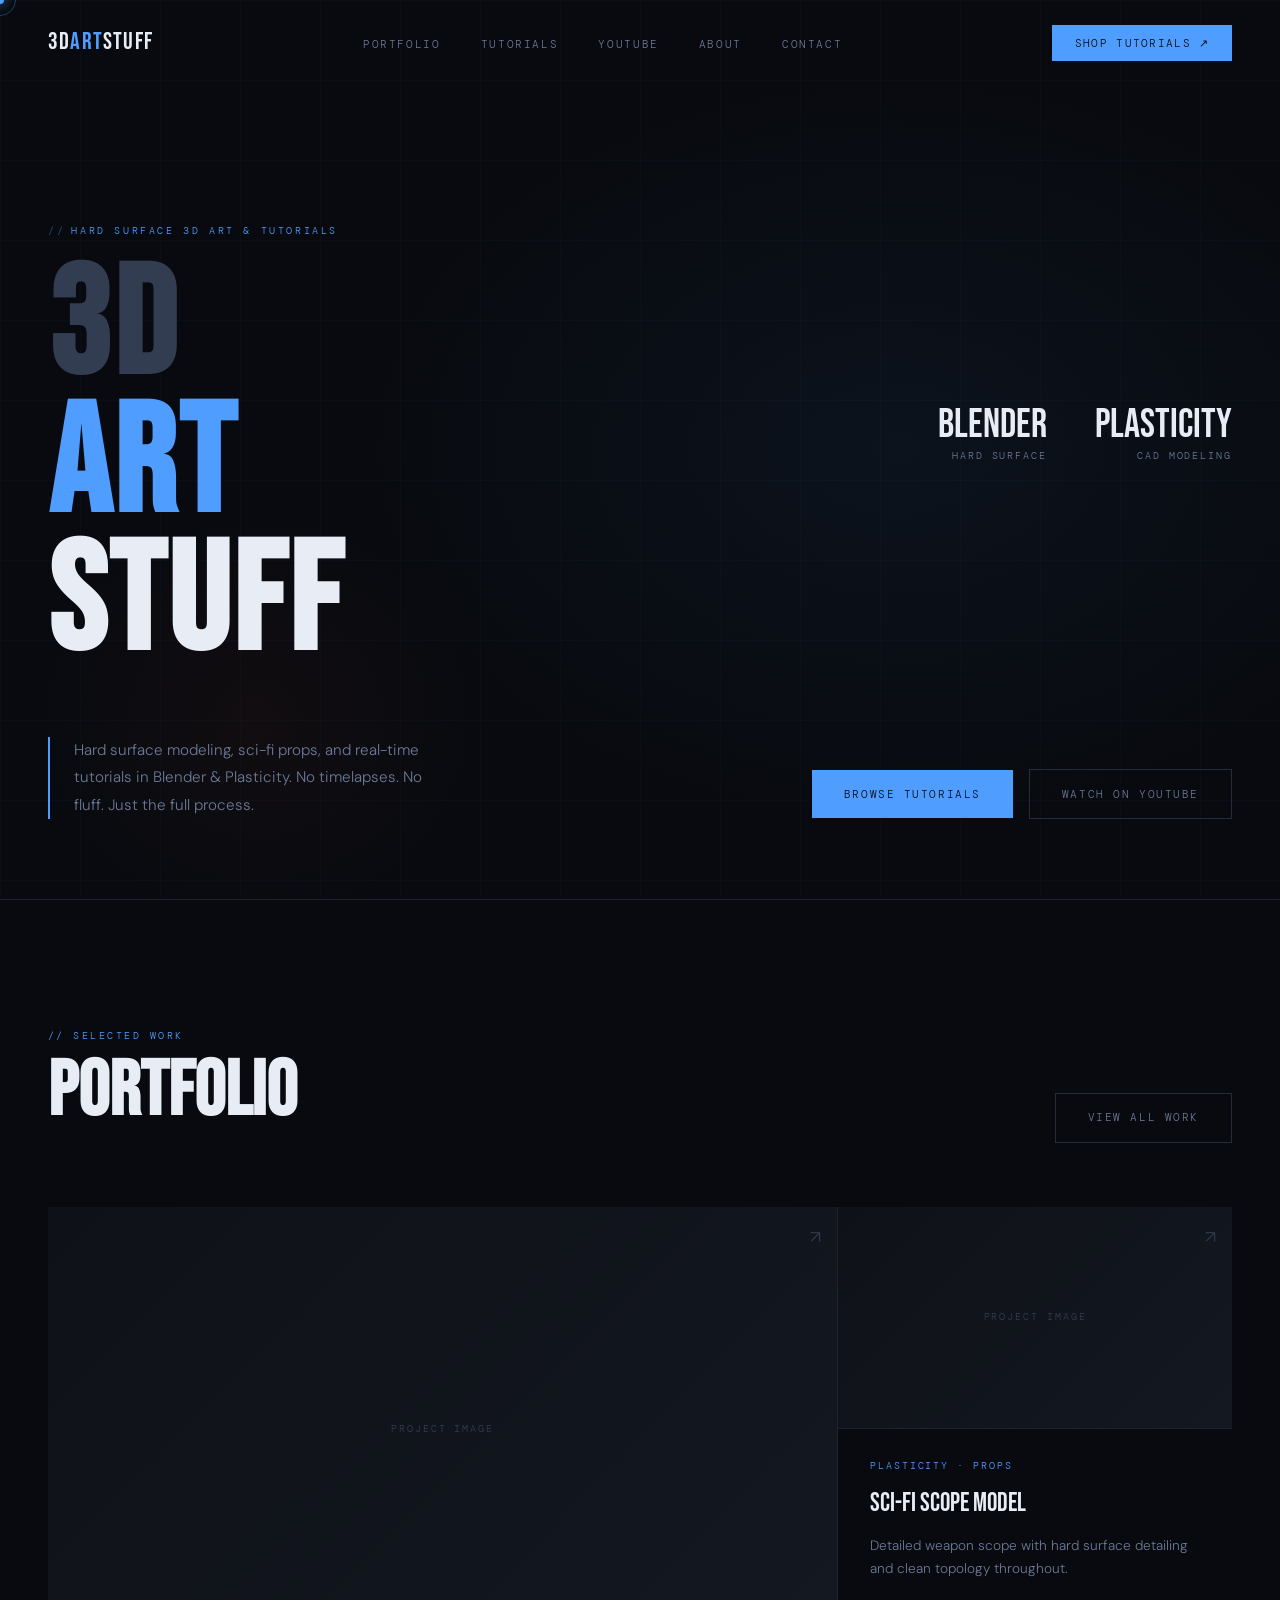
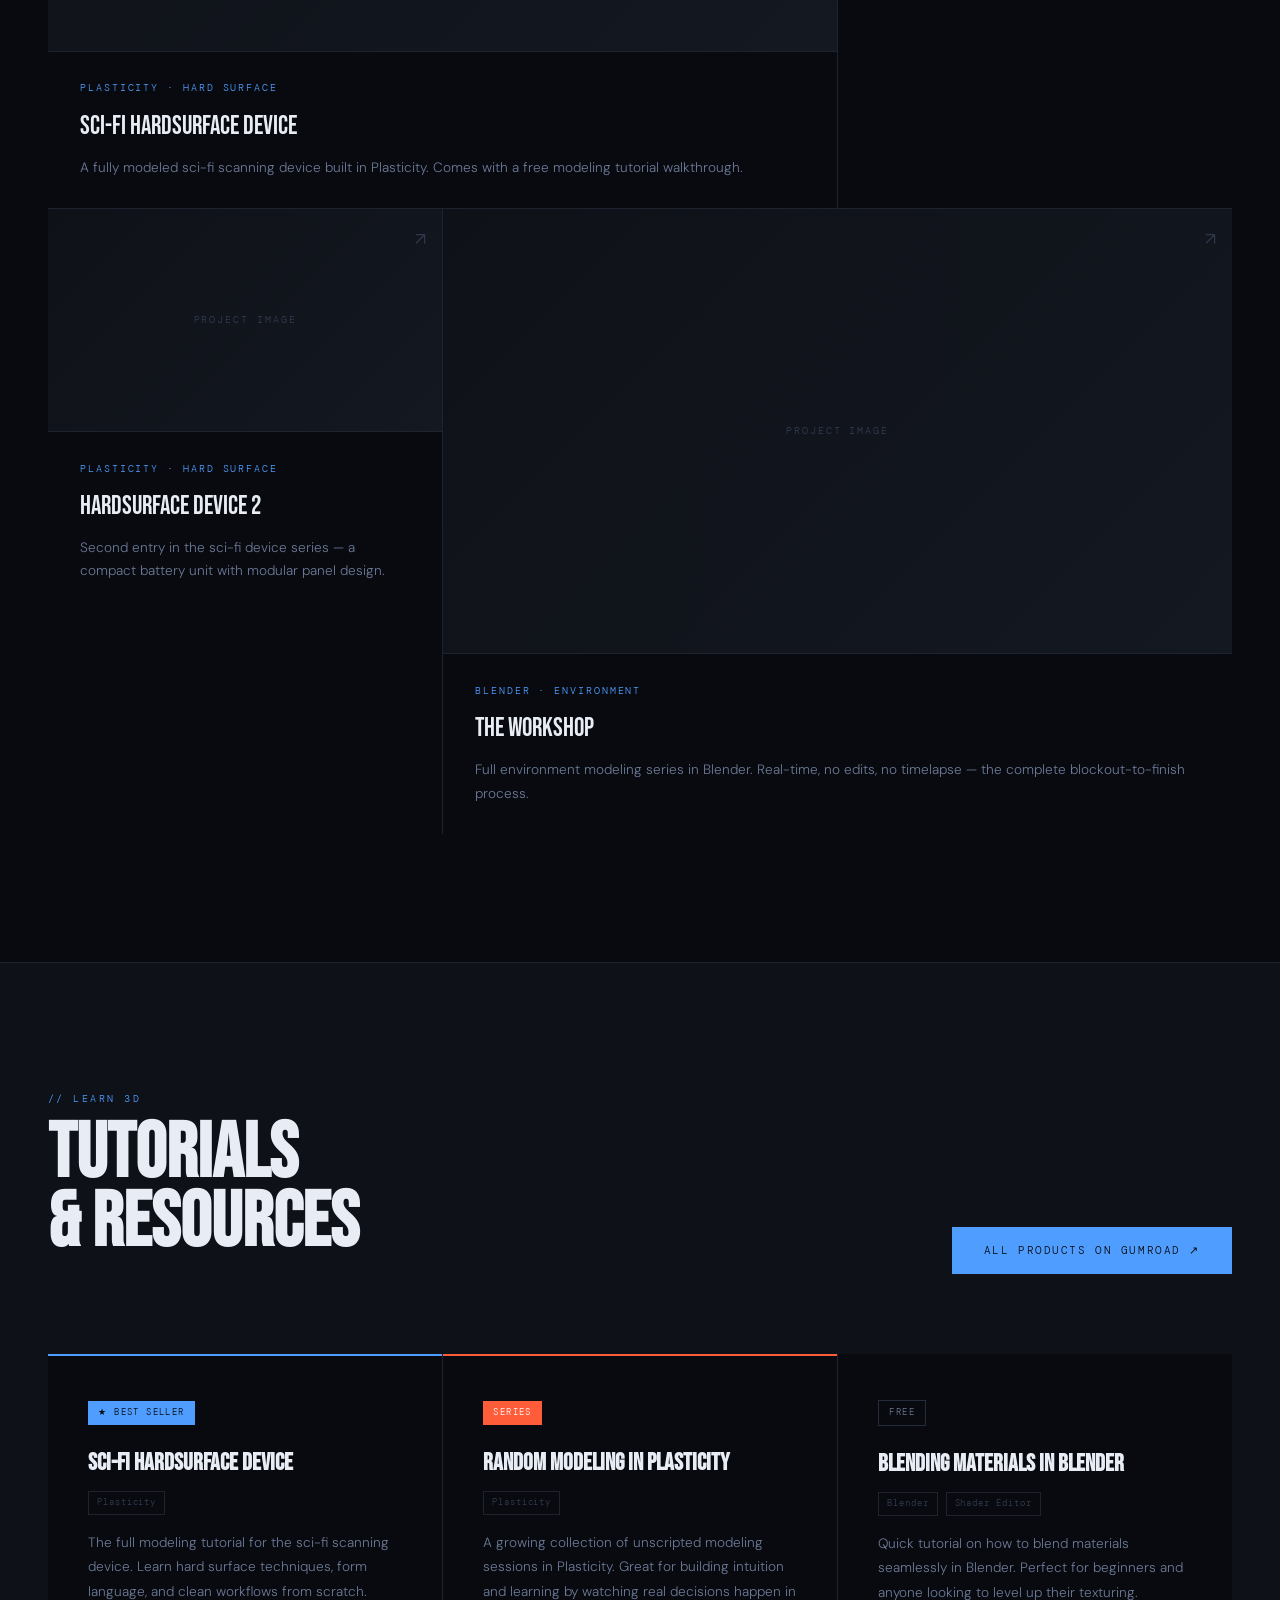
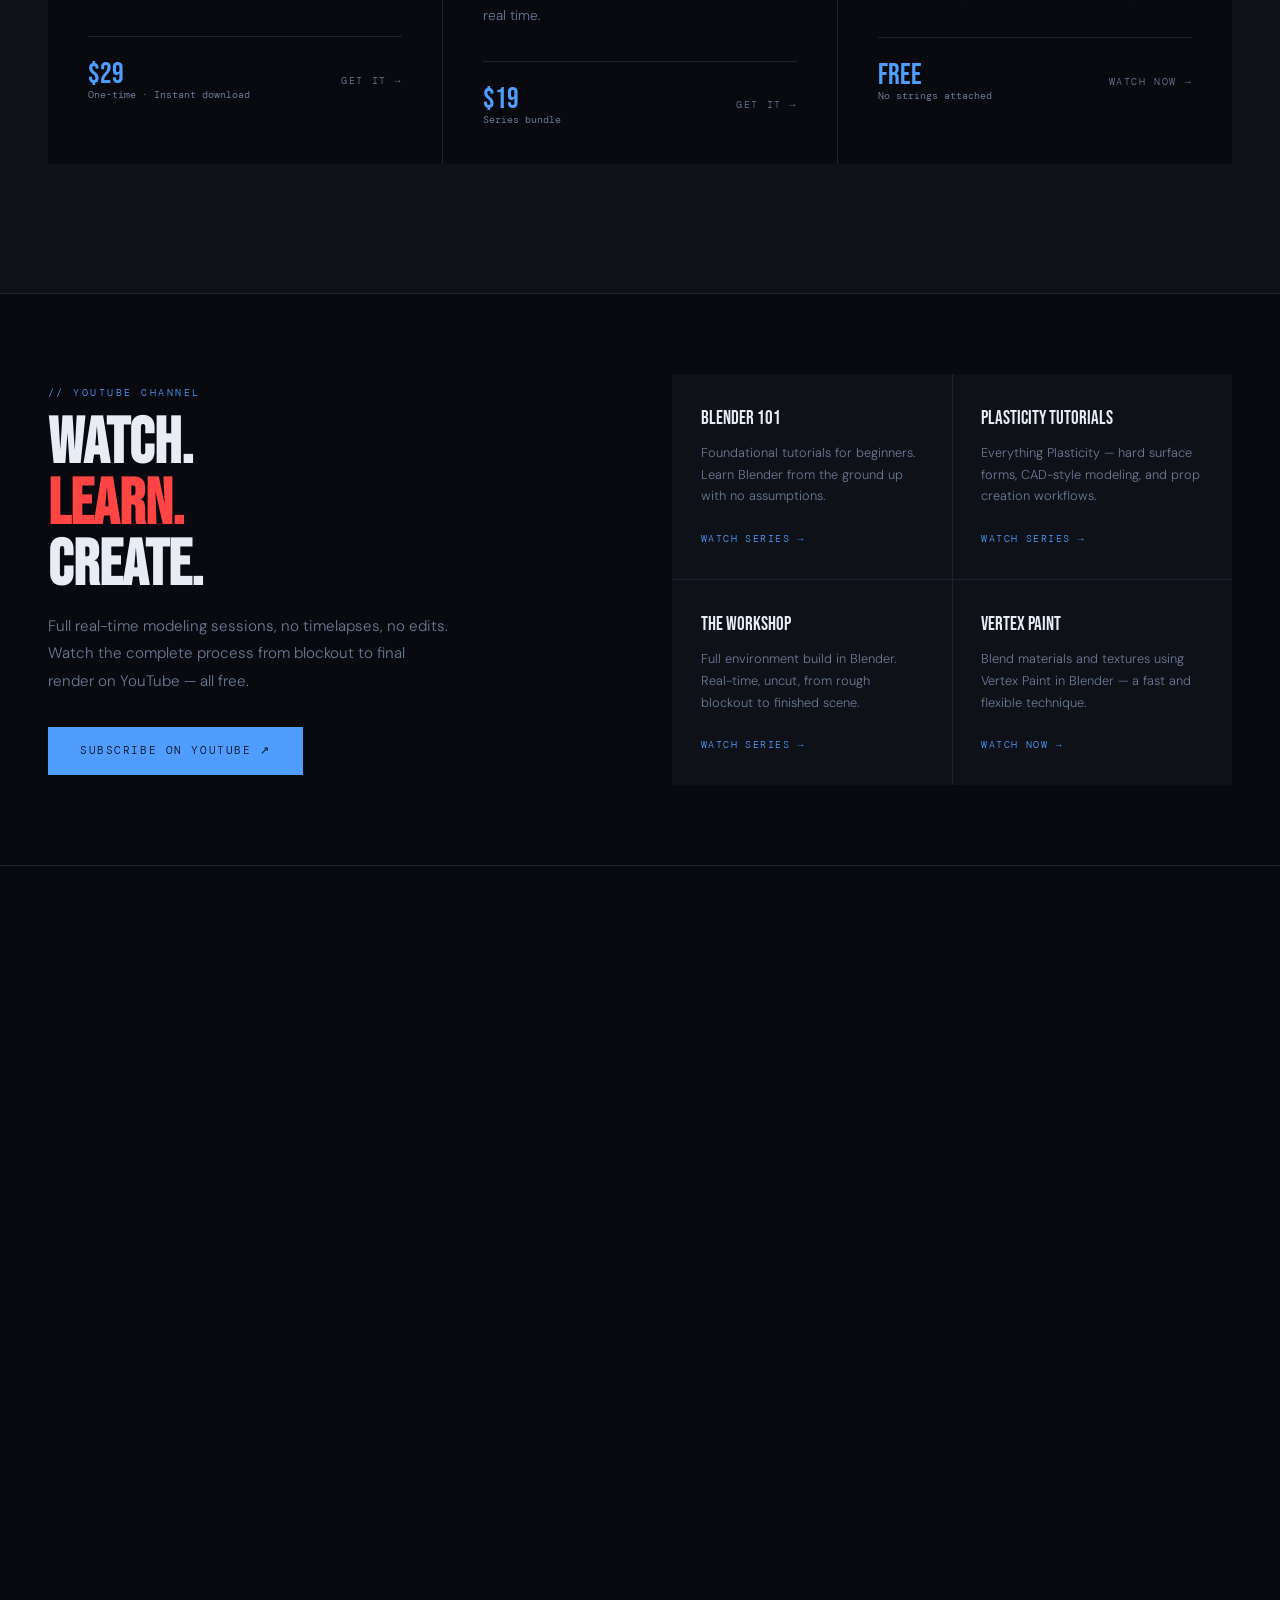
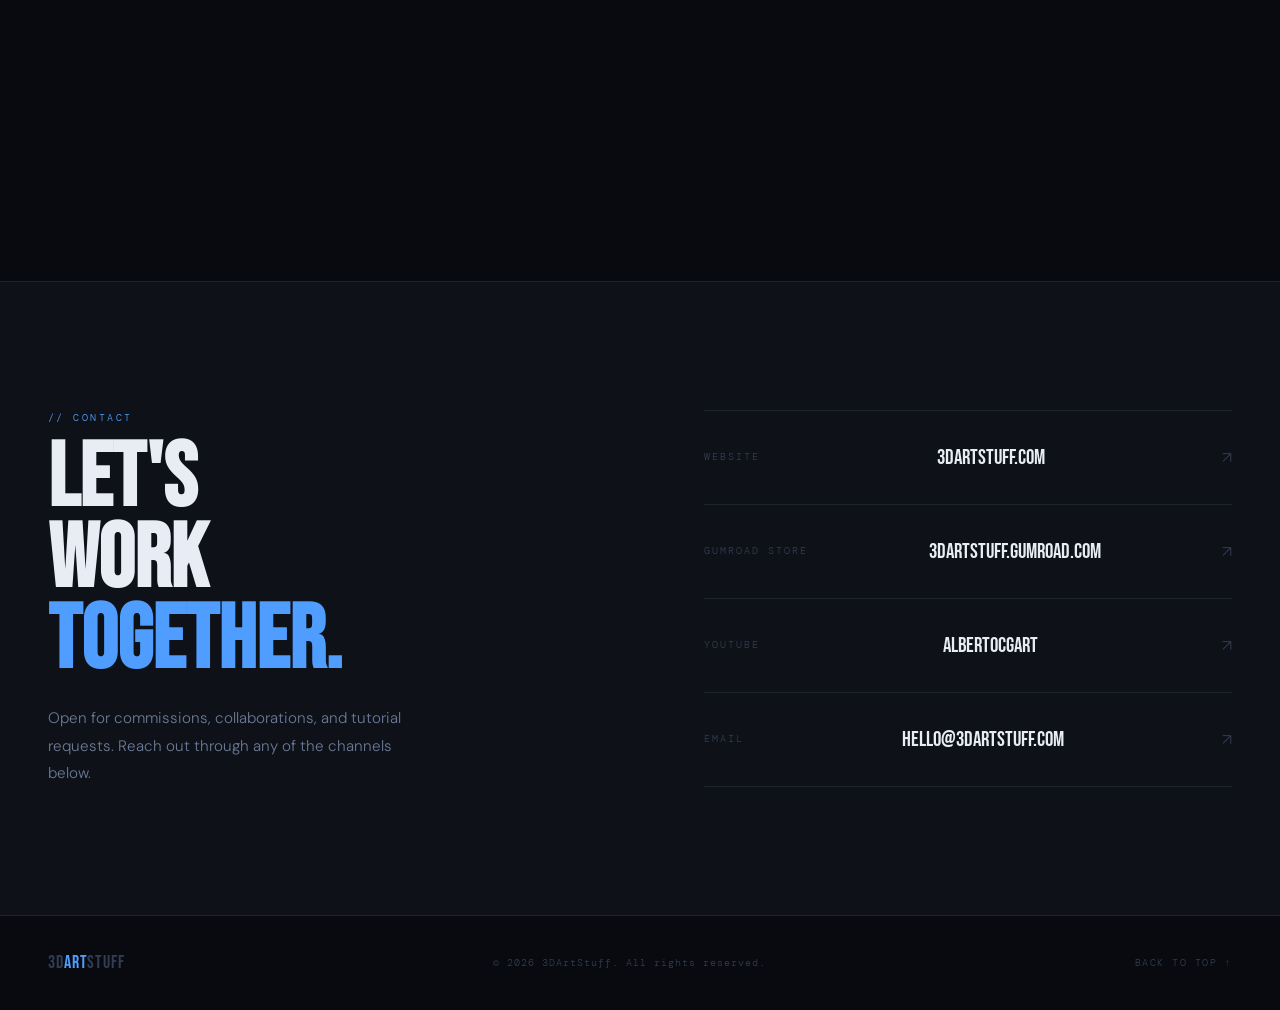
<file: 3dartstuff-template.html>
<!DOCTYPE html>
<html lang="en">
<head>
  <meta charset="UTF-8" />
  <meta name="viewport" content="width=device-width, initial-scale=1.0"/>
  <title>3DArtStuff — Hard Surface 3D Art & Tutorials</title>
  <meta name="description" content="Hard surface 3D modeling tutorials in Blender and Plasticity. Portfolio, free tutorials, and premium resources by Alberto.">
  <link rel="preconnect" href="https://fonts.googleapis.com">
  <link href="https://fonts.googleapis.com/css2?family=Bebas+Neue&family=DM+Mono:wght@300;400;500&family=DM+Sans:ital,wght@0,300;0,400;0,500;1,300&display=swap" rel="stylesheet">
  <style>
    *, *::before, *::after { box-sizing: border-box; margin: 0; padding: 0; }

    :root {
      --bg: #080a0f;
      --surface: #0e1118;
      --surface2: #141820;
      --border: #1e2330;
      --border2: #252d3d;
      --accent: #4f9eff;
      --accent2: #2a7de0;
      --accent-glow: rgba(79,158,255,0.15);
      --hot: #ff5c3a;
      --text: #e8edf5;
      --text-muted: #6b7a96;
      --text-dim: #323d52;
      --font-display: 'Bebas Neue', 'Arial Black', sans-serif;
      --font-mono: 'DM Mono', monospace;
      --font-body: 'DM Sans', sans-serif;
    }

    html { scroll-behavior: smooth; }

    body {
      background: var(--bg);
      color: var(--text);
      font-family: var(--font-body);
      font-weight: 300;
      line-height: 1.7;
      overflow-x: hidden;
      cursor: none;
    }

    /* Cursor */
    .cursor {
      width: 8px; height: 8px;
      background: var(--accent);
      border-radius: 50%;
      position: fixed; pointer-events: none;
      z-index: 9999;
      transform: translate(-50%, -50%);
      transition: width 0.2s, height 0.2s;
      box-shadow: 0 0 12px var(--accent);
    }
    .cursor-ring {
      width: 32px; height: 32px;
      border: 1px solid rgba(79,158,255,0.35);
      border-radius: 50%;
      position: fixed; pointer-events: none;
      z-index: 9998;
      transform: translate(-50%, -50%);
      transition: left 0.1s ease, top 0.1s ease;
    }

    /* Grid lines background */
    body::after {
      content: '';
      position: fixed; inset: 0;
      background-image:
        linear-gradient(rgba(79,158,255,0.03) 1px, transparent 1px),
        linear-gradient(90deg, rgba(79,158,255,0.03) 1px, transparent 1px);
      background-size: 80px 80px;
      pointer-events: none; z-index: 0;
    }

    /* NAV */
    nav {
      position: fixed; top: 0; left: 0; right: 0; z-index: 100;
      display: flex; align-items: center; justify-content: space-between;
      padding: 1.4rem 3rem;
      transition: background 0.3s, border-color 0.3s, backdrop-filter 0.3s;
      border-bottom: 1px solid transparent;
    }
    nav.scrolled {
      background: rgba(8,10,15,0.9);
      backdrop-filter: blur(20px);
      border-color: var(--border);
    }
    .nav-logo {
      font-family: var(--font-display);
      font-size: 1.5rem;
      letter-spacing: 0.05em;
      color: var(--text);
      text-decoration: none;
    }
    .nav-logo span { color: var(--accent); }
    .nav-links { display: flex; gap: 2.5rem; list-style: none; }
    .nav-links a {
      font-family: var(--font-mono);
      font-size: 0.68rem;
      letter-spacing: 0.15em;
      text-transform: uppercase;
      color: var(--text-muted);
      text-decoration: none;
      transition: color 0.2s;
    }
    .nav-links a:hover { color: var(--accent); }
    .nav-cta {
      font-family: var(--font-mono);
      font-size: 0.68rem;
      letter-spacing: 0.12em;
      text-transform: uppercase;
      color: var(--bg);
      background: var(--accent);
      padding: 0.55rem 1.4rem;
      text-decoration: none;
      transition: background 0.2s, box-shadow 0.2s;
    }
    .nav-cta:hover {
      background: var(--accent2);
      box-shadow: 0 0 20px var(--accent-glow);
    }

    /* HERO */
    .hero {
      min-height: 100vh;
      display: flex; flex-direction: column;
      justify-content: flex-end;
      padding: 0 3rem 5rem;
      position: relative;
      overflow: hidden;
      border-bottom: 1px solid var(--border);
    }
    .hero-bg {
      position: absolute; inset: 0;
      background:
        radial-gradient(ellipse 60% 60% at 70% 50%, rgba(79,158,255,0.06) 0%, transparent 70%),
        radial-gradient(ellipse 30% 40% at 20% 80%, rgba(255,92,58,0.04) 0%, transparent 60%);
    }
    .hero-scan {
      position: absolute; left: 0; right: 0;
      height: 1px; background: linear-gradient(90deg, transparent, var(--accent), transparent);
      opacity: 0;
      animation: scan 4s 1s infinite;
    }
    @keyframes scan {
      0% { top: 0; opacity: 0; }
      10% { opacity: 0.4; }
      90% { opacity: 0.4; }
      100% { top: 100%; opacity: 0; }
    }
    .hero-label {
      font-family: var(--font-mono);
      font-size: 0.65rem;
      letter-spacing: 0.25em;
      text-transform: uppercase;
      color: var(--accent);
      margin-bottom: 1.2rem;
      opacity: 0;
      animation: fadeUp 0.7s 0.3s forwards;
      position: relative; z-index: 1;
    }
    .hero-label::before {
      content: '//'; margin-right: 0.6em; opacity: 0.5;
    }
    .hero-title {
      font-family: var(--font-display);
      font-size: clamp(5rem, 12vw, 13rem);
      line-height: 0.9;
      letter-spacing: 0.02em;
      color: var(--text);
      margin-bottom: 0.1em;
      opacity: 0;
      animation: fadeUp 0.7s 0.45s forwards;
      position: relative; z-index: 1;
    }
    .hero-title .accent { color: var(--accent); }
    .hero-title .dim { color: var(--text-dim); }
    .hero-bottom {
      display: flex;
      align-items: flex-end;
      justify-content: space-between;
      margin-top: 3rem;
      opacity: 0;
      animation: fadeUp 0.7s 0.7s forwards;
      position: relative; z-index: 1;
    }
    .hero-desc {
      max-width: 400px;
      font-size: 0.95rem;
      color: var(--text-muted);
      line-height: 1.8;
      border-left: 2px solid var(--accent);
      padding-left: 1.5rem;
    }
    .hero-actions { display: flex; gap: 1rem; align-items: center; }
    .btn-primary {
      display: inline-block;
      font-family: var(--font-mono);
      font-size: 0.7rem;
      letter-spacing: 0.14em;
      text-transform: uppercase;
      color: var(--bg);
      background: var(--accent);
      padding: 0.9rem 2rem;
      text-decoration: none;
      transition: background 0.2s, box-shadow 0.2s;
    }
    .btn-primary:hover { background: var(--accent2); box-shadow: 0 0 24px var(--accent-glow); }
    .btn-ghost {
      display: inline-block;
      font-family: var(--font-mono);
      font-size: 0.7rem;
      letter-spacing: 0.14em;
      text-transform: uppercase;
      color: var(--text-muted);
      border: 1px solid var(--border2);
      padding: 0.9rem 2rem;
      text-decoration: none;
      transition: border-color 0.2s, color 0.2s;
    }
    .btn-ghost:hover { border-color: var(--accent); color: var(--accent); }
    .hero-stats {
      display: flex; gap: 3rem;
      opacity: 0;
      animation: fadeIn 0.7s 1s forwards;
      position: absolute; top: 45%; right: 3rem;
      z-index: 1;
    }
    .stat { text-align: right; }
    .stat-num {
      font-family: var(--font-display);
      font-size: 2.5rem;
      color: var(--text);
      line-height: 1;
    }
    .stat-lbl {
      font-family: var(--font-mono);
      font-size: 0.6rem;
      letter-spacing: 0.2em;
      text-transform: uppercase;
      color: var(--text-muted);
      margin-top: 0.2rem;
    }

    /* SECTION SHARED */
    .section-tag {
      font-family: var(--font-mono);
      font-size: 0.62rem;
      letter-spacing: 0.25em;
      text-transform: uppercase;
      color: var(--accent);
      margin-bottom: 0.8rem;
    }
    .section-tag::before { content: '// '; }
    .section-heading {
      font-family: var(--font-display);
      font-size: clamp(3rem, 6vw, 6rem);
      line-height: 0.9;
      color: var(--text);
      margin-bottom: 1rem;
    }

    /* WORK */
    .work {
      padding: 8rem 3rem;
      border-bottom: 1px solid var(--border);
      position: relative; z-index: 1;
    }
    .work-header {
      display: flex; align-items: flex-end;
      justify-content: space-between;
      margin-bottom: 4rem;
    }
    .work-grid {
      display: grid;
      grid-template-columns: repeat(12, 1fr);
      gap: 1px;
      background: var(--border);
    }
    .work-item {
      background: var(--bg);
      overflow: hidden;
      position: relative;
      transition: background 0.3s;
    }
    .work-item:hover { background: var(--surface); }
    .work-item:nth-child(1) { grid-column: span 8; }
    .work-item:nth-child(2) { grid-column: span 4; }
    .work-item:nth-child(3) { grid-column: span 4; }
    .work-item:nth-child(4) { grid-column: span 8; }
    .work-img {
      width: 100%; aspect-ratio: 16/9;
      overflow: hidden;
      background: var(--surface2);
      position: relative;
    }
    .work-img img {
      width: 100%; height: 100%;
      object-fit: cover;
      transition: transform 0.5s ease;
      filter: brightness(0.85) saturate(0.9);
    }
    .work-item:hover .work-img img { transform: scale(1.04); filter: brightness(1) saturate(1); }
    .work-img-placeholder {
      width: 100%; height: 100%;
      display: flex; align-items: center; justify-content: center;
      background: linear-gradient(135deg, var(--surface) 0%, var(--surface2) 100%);
    }
    .work-img-placeholder span {
      font-family: var(--font-mono);
      font-size: 0.6rem;
      letter-spacing: 0.2em;
      color: var(--text-dim);
    }
    .work-info {
      padding: 1.8rem 2rem;
      border-top: 1px solid var(--border);
    }
    .work-cat {
      font-family: var(--font-mono);
      font-size: 0.6rem;
      letter-spacing: 0.2em;
      text-transform: uppercase;
      color: var(--accent);
      margin-bottom: 0.5rem;
    }
    .work-title {
      font-family: var(--font-display);
      font-size: 1.6rem;
      color: var(--text);
      margin-bottom: 0.5rem;
    }
    .work-desc {
      font-size: 0.85rem;
      color: var(--text-muted);
      line-height: 1.7;
    }
    .work-corner {
      position: absolute; top: 1rem; right: 1rem;
      font-size: 1.1rem; color: var(--text-dim);
      transition: color 0.2s, transform 0.2s;
    }
    .work-item:hover .work-corner { color: var(--accent); transform: translate(3px,-3px); }

    /* TUTORIALS */
    .tutorials {
      padding: 8rem 3rem;
      border-bottom: 1px solid var(--border);
      position: relative; z-index: 1;
      background: var(--surface);
    }
    .tutorials-header {
      display: flex; align-items: flex-end;
      justify-content: space-between;
      margin-bottom: 5rem;
    }
    .tutorials-grid {
      display: grid;
      grid-template-columns: repeat(3, 1fr);
      gap: 1px;
      background: var(--border);
      margin-bottom: 1px;
    }
    .tutorial-card {
      background: var(--bg);
      padding: 2.5rem;
      position: relative;
      transition: background 0.2s;
      border-top: 2px solid transparent;
    }
    .tutorial-card:hover { background: var(--surface2); }
    .tutorial-card.featured { border-top-color: var(--accent); }
    .tutorial-card.hot { border-top-color: var(--hot); }
    .t-badge {
      display: inline-flex; align-items: center; gap: 0.4rem;
      font-family: var(--font-mono);
      font-size: 0.58rem;
      letter-spacing: 0.15em;
      text-transform: uppercase;
      padding: 0.25rem 0.65rem;
      margin-bottom: 1.5rem;
    }
    .t-badge.paid { background: var(--accent); color: var(--bg); }
    .t-badge.free { border: 1px solid var(--border2); color: var(--text-muted); }
    .t-badge.series { background: var(--hot); color: #fff; }
    .t-title {
      font-family: var(--font-display);
      font-size: 1.5rem;
      color: var(--text);
      line-height: 1.2;
      margin-bottom: 0.8rem;
    }
    .t-tools {
      display: flex; gap: 0.5rem; flex-wrap: wrap;
      margin-bottom: 1rem;
    }
    .t-tool {
      font-family: var(--font-mono);
      font-size: 0.58rem;
      letter-spacing: 0.1em;
      color: var(--text-dim);
      border: 1px solid var(--border);
      padding: 0.2rem 0.5rem;
    }
    .t-desc {
      font-size: 0.85rem;
      color: var(--text-muted);
      line-height: 1.8;
      margin-bottom: 2rem;
    }
    .t-footer {
      display: flex; align-items: center; justify-content: space-between;
      padding-top: 1.5rem;
      border-top: 1px solid var(--border);
    }
    .t-price {
      font-family: var(--font-display);
      font-size: 1.8rem;
      color: var(--accent);
      line-height: 1;
    }
    .t-price small {
      font-family: var(--font-mono);
      font-size: 0.6rem;
      color: var(--text-muted);
      display: block;
      font-weight: 400;
    }
    .t-link {
      font-family: var(--font-mono);
      font-size: 0.65rem;
      letter-spacing: 0.15em;
      text-transform: uppercase;
      color: var(--text-muted);
      text-decoration: none;
      transition: color 0.2s;
    }
    .t-link:hover { color: var(--accent); }

    /* YouTube strip */
    .yt-strip {
      padding: 5rem 3rem;
      border-bottom: 1px solid var(--border);
      position: relative; z-index: 1;
      display: flex; align-items: center; justify-content: space-between;
      gap: 4rem;
    }
    .yt-left { flex: 1; }
    .yt-heading {
      font-family: var(--font-display);
      font-size: clamp(2.5rem, 5vw, 5rem);
      line-height: 0.95;
      color: var(--text);
      margin-bottom: 1rem;
    }
    .yt-heading span { color: #ff4444; }
    .yt-sub {
      font-size: 0.95rem;
      color: var(--text-muted);
      max-width: 400px;
      line-height: 1.8;
      margin-bottom: 2rem;
    }
    .yt-series {
      flex: 1;
      display: grid;
      grid-template-columns: 1fr 1fr;
      gap: 1px;
      background: var(--border);
    }
    .yt-series-item {
      background: var(--surface);
      padding: 1.8rem;
      transition: background 0.2s;
    }
    .yt-series-item:hover { background: var(--surface2); }
    .yt-series-name {
      font-family: var(--font-display);
      font-size: 1.2rem;
      color: var(--text);
      margin-bottom: 0.4rem;
    }
    .yt-series-desc {
      font-size: 0.8rem;
      color: var(--text-muted);
      line-height: 1.7;
      margin-bottom: 1rem;
    }
    .yt-series-link {
      font-family: var(--font-mono);
      font-size: 0.6rem;
      letter-spacing: 0.15em;
      text-transform: uppercase;
      color: var(--accent);
      text-decoration: none;
    }

    /* ABOUT */
    .about {
      padding: 8rem 3rem;
      border-bottom: 1px solid var(--border);
      position: relative; z-index: 1;
      display: grid;
      grid-template-columns: 1fr 1fr;
      gap: 8rem;
      align-items: center;
    }
    .about-photo-wrap { position: relative; }
    .about-photo {
      width: 100%; aspect-ratio: 4/5;
      background: var(--surface);
      border: 1px solid var(--border);
      display: flex; align-items: center; justify-content: center;
      overflow: hidden;
    }
    .about-photo img { width: 100%; height: 100%; object-fit: cover; }
    .about-photo-placeholder {
      font-family: var(--font-mono);
      font-size: 0.65rem;
      letter-spacing: 0.2em;
      color: var(--text-dim);
    }
    .about-badge {
      position: absolute;
      bottom: -1px; left: -1px; right: -1px;
      background: var(--accent);
      padding: 1rem 1.5rem;
      display: flex; align-items: center; justify-content: space-between;
    }
    .about-badge-text {
      font-family: var(--font-display);
      font-size: 1rem;
      color: var(--bg);
      letter-spacing: 0.05em;
    }
    .about-badge-sub {
      font-family: var(--font-mono);
      font-size: 0.6rem;
      color: rgba(0,0,0,0.6);
      letter-spacing: 0.12em;
      text-transform: uppercase;
    }
    .about-bio {
      font-size: 0.95rem;
      color: var(--text-muted);
      line-height: 1.9;
      margin-bottom: 3rem;
    }
    .about-bio p + p { margin-top: 1.2rem; }
    .tools-list {
      display: flex; gap: 0.6rem; flex-wrap: wrap;
      margin-bottom: 3rem;
    }
    .tool-tag {
      font-family: var(--font-mono);
      font-size: 0.65rem;
      letter-spacing: 0.1em;
      color: var(--text-muted);
      border: 1px solid var(--border2);
      padding: 0.4rem 0.9rem;
      transition: border-color 0.2s, color 0.2s;
    }
    .tool-tag:hover { border-color: var(--accent); color: var(--accent); }

    /* CONTACT */
    .contact {
      padding: 8rem 3rem;
      position: relative; z-index: 1;
      background: var(--surface);
      border-bottom: 1px solid var(--border);
    }
    .contact-inner {
      display: grid;
      grid-template-columns: 1fr 1fr;
      gap: 8rem;
      align-items: center;
    }
    .contact-heading {
      font-family: var(--font-display);
      font-size: clamp(3.5rem, 7vw, 8rem);
      line-height: 0.9;
      color: var(--text);
      margin-bottom: 1.5rem;
    }
    .contact-heading span { color: var(--accent); }
    .contact-sub {
      font-size: 0.95rem;
      color: var(--text-muted);
      line-height: 1.8;
      max-width: 380px;
    }
    .contact-links { display: flex; flex-direction: column; gap: 0; }
    .contact-row {
      display: flex; align-items: center; justify-content: space-between;
      padding: 1.8rem 0;
      border-bottom: 1px solid var(--border);
    }
    .contact-row:first-child { border-top: 1px solid var(--border); }
    .contact-row-label {
      font-family: var(--font-mono);
      font-size: 0.62rem;
      letter-spacing: 0.2em;
      text-transform: uppercase;
      color: var(--text-dim);
    }
    .contact-row-value {
      font-family: var(--font-display);
      font-size: 1.3rem;
      color: var(--text);
      text-decoration: none;
      transition: color 0.2s;
    }
    .contact-row-value:hover { color: var(--accent); }
    .contact-row-arrow { color: var(--text-dim); transition: color 0.2s, transform 0.2s; }
    .contact-row:hover .contact-row-arrow { color: var(--accent); transform: translate(3px,-3px); }

    /* FOOTER */
    footer {
      padding: 2rem 3rem;
      display: flex;
      align-items: center;
      justify-content: space-between;
      position: relative; z-index: 1;
    }
    .footer-brand {
      font-family: var(--font-display);
      font-size: 1.1rem;
      color: var(--text-dim);
      letter-spacing: 0.05em;
    }
    .footer-brand span { color: var(--accent); }
    .footer-copy {
      font-family: var(--font-mono);
      font-size: 0.62rem;
      letter-spacing: 0.1em;
      color: var(--text-dim);
    }
    .footer-top {
      font-family: var(--font-mono);
      font-size: 0.62rem;
      letter-spacing: 0.15em;
      text-transform: uppercase;
      color: var(--text-dim);
      text-decoration: none;
      transition: color 0.2s;
    }
    .footer-top:hover { color: var(--accent); }

    /* ANIMATIONS */
    @keyframes fadeUp {
      from { opacity: 0; transform: translateY(28px); }
      to   { opacity: 1; transform: translateY(0); }
    }
    @keyframes fadeIn {
      from { opacity: 0; }
      to   { opacity: 1; }
    }
    .reveal {
      opacity: 0; transform: translateY(24px);
      transition: opacity 0.65s ease, transform 0.65s ease;
    }
    .reveal.visible { opacity: 1; transform: none; }

    /* RESPONSIVE */
    @media (max-width: 900px) {
      nav { padding: 1.2rem 1.5rem; }
      .nav-links { display: none; }
      .hero { padding: 0 1.5rem 4rem; }
      .hero-stats { display: none; }
      .hero-bottom { flex-direction: column; align-items: flex-start; gap: 2rem; }
      .work { padding: 5rem 1.5rem; }
      .work-grid { grid-template-columns: 1fr; }
      .work-item:nth-child(n) { grid-column: span 1; }
      .tutorials { padding: 5rem 1.5rem; }
      .tutorials-header { flex-direction: column; align-items: flex-start; gap: 2rem; }
      .tutorials-grid { grid-template-columns: 1fr; }
      .yt-strip { padding: 4rem 1.5rem; flex-direction: column; gap: 3rem; }
      .yt-series { grid-template-columns: 1fr; }
      .about { padding: 5rem 1.5rem; grid-template-columns: 1fr; gap: 4rem; }
      .contact { padding: 5rem 1.5rem; }
      .contact-inner { grid-template-columns: 1fr; gap: 3rem; }
      footer { padding: 1.5rem; flex-direction: column; gap: 1rem; text-align: center; }
    }
  </style>
</head>
<body>

  <div class="cursor" id="cursor"></div>
  <div class="cursor-ring" id="cursorRing"></div>

  <!-- NAV -->
  <nav id="nav">
    <a href="#" class="nav-logo">3D<span>Art</span>Stuff</a>
    <ul class="nav-links">
      <li><a href="#work">Portfolio</a></li>
      <li><a href="#tutorials">Tutorials</a></li>
      <li><a href="#youtube">YouTube</a></li>
      <li><a href="#about">About</a></li>
      <li><a href="#contact">Contact</a></li>
    </ul>
    <a href="https://3dartstuff.gumroad.com" target="_blank" class="nav-cta">Shop Tutorials ↗</a>
  </nav>

  <!-- HERO -->
  <section class="hero">
    <div class="hero-bg"></div>
    <div class="hero-scan"></div>

    <div class="hero-stats">
      <div class="stat">
        <div class="stat-num">Blender</div>
        <div class="stat-lbl">Hard Surface</div>
      </div>
      <div class="stat">
        <div class="stat-num">Plasticity</div>
        <div class="stat-lbl">CAD Modeling</div>
      </div>
    </div>

    <p class="hero-label">Hard Surface 3D Art & Tutorials</p>
    <h1 class="hero-title">
      <span class="dim">3D</span><br>
      <span class="accent">ART</span><br>
      <span>STUFF</span>
    </h1>
    <div class="hero-bottom">
      <p class="hero-desc">Hard surface modeling, sci-fi props, and real-time tutorials in Blender & Plasticity. No timelapses. No fluff. Just the full process.</p>
      <div class="hero-actions">
        <a href="#tutorials" class="btn-primary">Browse Tutorials</a>
        <a href="https://www.youtube.com/user/AlbertoCGArt" target="_blank" class="btn-ghost">Watch on YouTube</a>
      </div>
    </div>
  </section>

  <!-- PORTFOLIO -->
  <section class="work" id="work">
    <div class="work-header reveal">
      <div>
        <p class="section-tag">Selected Work</p>
        <h2 class="section-heading">Portfolio</h2>
      </div>
      <a href="https://www.3dartstuff.com/portfolio" class="btn-ghost">View All Work</a>
    </div>
    <div class="work-grid">
      <div class="work-item reveal">
        <div class="work-img">
          <img src="https://images.squarespace-cdn.com/content/v1/649dafaba60a166f753a617a/f6879349-305f-4898-805d-72e76460b0ba/scifi_scanner_ac_03.jpg" alt="Sci-fi HardSurface Device" loading="lazy" onerror="this.parentNode.innerHTML='<div class=\'work-img-placeholder\'><span>PROJECT IMAGE</span></div>'">
        </div>
        <div class="work-info">
          <div class="work-cat">Plasticity · Hard Surface</div>
          <div class="work-title">Sci-Fi HardSurface Device</div>
          <p class="work-desc">A fully modeled sci-fi scanning device built in Plasticity. Comes with a free modeling tutorial walkthrough.</p>
        </div>
        <div class="work-corner">↗</div>
      </div>
      <div class="work-item reveal">
        <div class="work-img">
          <img src="https://images.squarespace-cdn.com/content/v1/649dafaba60a166f753a617a/1688156266750-CJ1TZ4TR5SO8WLE4DDPF/ac_scope_02.jpg" alt="Sci-Fi Scope" loading="lazy" onerror="this.parentNode.innerHTML='<div class=\'work-img-placeholder\'><span>PROJECT IMAGE</span></div>'">
        </div>
        <div class="work-info">
          <div class="work-cat">Plasticity · Props</div>
          <div class="work-title">Sci-Fi Scope Model</div>
          <p class="work-desc">Detailed weapon scope with hard surface detailing and clean topology throughout.</p>
        </div>
        <div class="work-corner">↗</div>
      </div>
      <div class="work-item reveal">
        <div class="work-img">
          <img src="https://images.squarespace-cdn.com/content/v1/649dafaba60a166f753a617a/97f35a71-dfbc-4d0c-a81e-7470c10a54de/sci-fi_battery_ac_01.jpg" alt="HardSurface Device 2" loading="lazy" onerror="this.parentNode.innerHTML='<div class=\'work-img-placeholder\'><span>PROJECT IMAGE</span></div>'">
        </div>
        <div class="work-info">
          <div class="work-cat">Plasticity · Hard Surface</div>
          <div class="work-title">HardSurface Device 2</div>
          <p class="work-desc">Second entry in the sci-fi device series — a compact battery unit with modular panel design.</p>
        </div>
        <div class="work-corner">↗</div>
      </div>
      <div class="work-item reveal">
        <div class="work-img">
          <img src="https://images.squarespace-cdn.com/content/v1/649dafaba60a166f753a617a/8805f31c-2810-4c54-b868-5ddbc14c440a/workshop_blockout_20.png" alt="The Workshop" loading="lazy" onerror="this.parentNode.innerHTML='<div class=\'work-img-placeholder\'><span>PROJECT IMAGE</span></div>'">
        </div>
        <div class="work-info">
          <div class="work-cat">Blender · Environment</div>
          <div class="work-title">The Workshop</div>
          <p class="work-desc">Full environment modeling series in Blender. Real-time, no edits, no timelapse — the complete blockout-to-finish process.</p>
        </div>
        <div class="work-corner">↗</div>
      </div>
    </div>
  </section>

  <!-- TUTORIALS -->
  <section class="tutorials" id="tutorials">
    <div class="tutorials-header reveal">
      <div>
        <p class="section-tag">Learn 3D</p>
        <h2 class="section-heading">Tutorials<br>& Resources</h2>
      </div>
      <a href="https://3dartstuff.gumroad.com" target="_blank" class="btn-primary">All Products on Gumroad ↗</a>
    </div>
    <div class="tutorials-grid">
      <div class="tutorial-card featured reveal">
        <span class="t-badge paid">★ Best Seller</span>
        <h3 class="t-title">Sci-Fi HardSurface Device</h3>
        <div class="t-tools">
          <span class="t-tool">Plasticity</span>
        </div>
        <p class="t-desc">The full modeling tutorial for the sci-fi scanning device. Learn hard surface techniques, form language, and clean workflows from scratch.</p>
        <div class="t-footer">
          <div class="t-price">$29<small>One-time · Instant download</small></div>
          <a href="https://3dartstuff.gumroad.com" target="_blank" class="t-link">Get it →</a>
        </div>
      </div>
      <div class="tutorial-card hot reveal">
        <span class="t-badge series">Series</span>
        <h3 class="t-title">Random Modeling in Plasticity</h3>
        <div class="t-tools">
          <span class="t-tool">Plasticity</span>
        </div>
        <p class="t-desc">A growing collection of unscripted modeling sessions in Plasticity. Great for building intuition and learning by watching real decisions happen in real time.</p>
        <div class="t-footer">
          <div class="t-price">$19<small>Series bundle</small></div>
          <a href="https://3dartstuff.gumroad.com" target="_blank" class="t-link">Get it →</a>
        </div>
      </div>
      <div class="tutorial-card reveal">
        <span class="t-badge free">Free</span>
        <h3 class="t-title">Blending Materials in Blender</h3>
        <div class="t-tools">
          <span class="t-tool">Blender</span>
          <span class="t-tool">Shader Editor</span>
        </div>
        <p class="t-desc">Quick tutorial on how to blend materials seamlessly in Blender. Perfect for beginners and anyone looking to level up their texturing.</p>
        <div class="t-footer">
          <div class="t-price">Free<small>No strings attached</small></div>
          <a href="https://www.3dartstuff.com/blending-materials-in-blender" target="_blank" class="t-link">Watch Now →</a>
        </div>
      </div>
    </div>
  </section>

  <!-- YOUTUBE -->
  <section class="yt-strip" id="youtube">
    <div class="yt-left reveal">
      <p class="section-tag">YouTube Channel</p>
      <h2 class="yt-heading">Watch.<br><span>Learn.</span><br>Create.</h2>
      <p class="yt-sub">Full real-time modeling sessions, no timelapses, no edits. Watch the complete process from blockout to final render on YouTube — all free.</p>
      <a href="https://www.youtube.com/user/AlbertoCGArt" target="_blank" class="btn-primary">Subscribe on YouTube ↗</a>
    </div>
    <div class="yt-series reveal">
      <div class="yt-series-item">
        <div class="yt-series-name">Blender 101</div>
        <p class="yt-series-desc">Foundational tutorials for beginners. Learn Blender from the ground up with no assumptions.</p>
        <a href="https://www.3dartstuff.com/categories/blender-101" target="_blank" class="yt-series-link">Watch Series →</a>
      </div>
      <div class="yt-series-item">
        <div class="yt-series-name">Plasticity Tutorials</div>
        <p class="yt-series-desc">Everything Plasticity — hard surface forms, CAD-style modeling, and prop creation workflows.</p>
        <a href="https://www.3dartstuff.com/categories/plasticity" target="_blank" class="yt-series-link">Watch Series →</a>
      </div>
      <div class="yt-series-item">
        <div class="yt-series-name">The Workshop</div>
        <p class="yt-series-desc">Full environment build in Blender. Real-time, uncut, from rough blockout to finished scene.</p>
        <a href="https://www.3dartstuff.com/the-workshop-3d-modeling-in-blender" target="_blank" class="yt-series-link">Watch Series →</a>
      </div>
      <div class="yt-series-item">
        <div class="yt-series-name">Vertex Paint</div>
        <p class="yt-series-desc">Blend materials and textures using Vertex Paint in Blender — a fast and flexible technique.</p>
        <a href="https://www.3dartstuff.com/vertex-paint-in-blender" target="_blank" class="yt-series-link">Watch Now →</a>
      </div>
    </div>
  </section>

  <!-- ABOUT -->
  <section class="about" id="about">
    <div class="about-photo-wrap reveal">
      <div class="about-photo">
        <span class="about-photo-placeholder">YOUR PHOTO</span>
      </div>
      <div class="about-badge">
        <span class="about-badge-text">Hard Surface Artist</span>
        <span class="about-badge-sub">Blender · Plasticity</span>
      </div>
    </div>
    <div class="reveal">
      <p class="section-tag">About</p>
      <h2 class="section-heading" style="margin-bottom:2rem">Alberto<br>CGArt</h2>
      <div class="about-bio">
        <p>I'm a hard surface 3D artist focused on creating sci-fi props, weapons, and environments in Blender and Plasticity. My work spans personal projects and professional commissions.</p>
        <p>I started the 3DArtStuff YouTube channel because I couldn't find tutorials that showed the real, unedited process. No timelapses. No magic cuts. Just honest, real-time modeling from someone who's figured it out by doing it.</p>
        <p>When I'm not modeling, I'm building tutorials and resources so you can get there faster than I did.</p>
      </div>
      <div class="tools-list">
        <span class="tool-tag">Blender</span>
        <span class="tool-tag">Plasticity</span>
        <span class="tool-tag">Hard Surface</span>
        <span class="tool-tag">Sci-Fi Props</span>
        <span class="tool-tag">Environment Art</span>
        <span class="tool-tag">Vertex Paint</span>
        <span class="tool-tag">Shader Nodes</span>
        <span class="tool-tag">Real-Time Workflows</span>
      </div>
      <a href="#contact" class="btn-primary">Get In Touch</a>
    </div>
  </section>

  <!-- CONTACT -->
  <section class="contact" id="contact">
    <div class="contact-inner">
      <div class="reveal">
        <p class="section-tag">Contact</p>
        <h2 class="contact-heading">Let's<br>work<br><span>together.</span></h2>
        <p class="contact-sub">Open for commissions, collaborations, and tutorial requests. Reach out through any of the channels below.</p>
      </div>
      <div class="contact-links reveal">
        <div class="contact-row">
          <span class="contact-row-label">Website</span>
          <a href="https://www.3dartstuff.com" target="_blank" class="contact-row-value">3dartstuff.com</a>
          <span class="contact-row-arrow">↗</span>
        </div>
        <div class="contact-row">
          <span class="contact-row-label">Gumroad Store</span>
          <a href="https://3dartstuff.gumroad.com" target="_blank" class="contact-row-value">3dartstuff.gumroad.com</a>
          <span class="contact-row-arrow">↗</span>
        </div>
        <div class="contact-row">
          <span class="contact-row-label">YouTube</span>
          <a href="https://www.youtube.com/user/AlbertoCGArt" target="_blank" class="contact-row-value">AlbertoCGArt</a>
          <span class="contact-row-arrow">↗</span>
        </div>
        <div class="contact-row">
          <span class="contact-row-label">Email</span>
          <a href="mailto:hello@3dartstuff.com" class="contact-row-value">hello@3dartstuff.com</a>
          <span class="contact-row-arrow">↗</span>
        </div>
      </div>
    </div>
  </section>

  <!-- FOOTER -->
  <footer>
    <span class="footer-brand">3D<span>Art</span>Stuff</span>
    <span class="footer-copy">© 2026 3DArtStuff. All rights reserved.</span>
    <a href="#" class="footer-top">Back to top ↑</a>
  </footer>

  <script>
    // Cursor
    const cursor = document.getElementById('cursor');
    const ring = document.getElementById('cursorRing');
    document.addEventListener('mousemove', e => {
      cursor.style.left = e.clientX + 'px';
      cursor.style.top = e.clientY + 'px';
      ring.style.left = e.clientX + 'px';
      ring.style.top = e.clientY + 'px';
    });

    // Nav scroll
    const nav = document.getElementById('nav');
    window.addEventListener('scroll', () => {
      nav.classList.toggle('scrolled', window.scrollY > 50);
    });

    // Scroll reveal
    const observer = new IntersectionObserver((entries) => {
      entries.forEach((entry, i) => {
        if (entry.isIntersecting) {
          setTimeout(() => entry.target.classList.add('visible'), i * 100);
        }
      });
    }, { threshold: 0.08 });
    document.querySelectorAll('.reveal').forEach(el => observer.observe(el));
  </script>
</body>
</html>
</file>
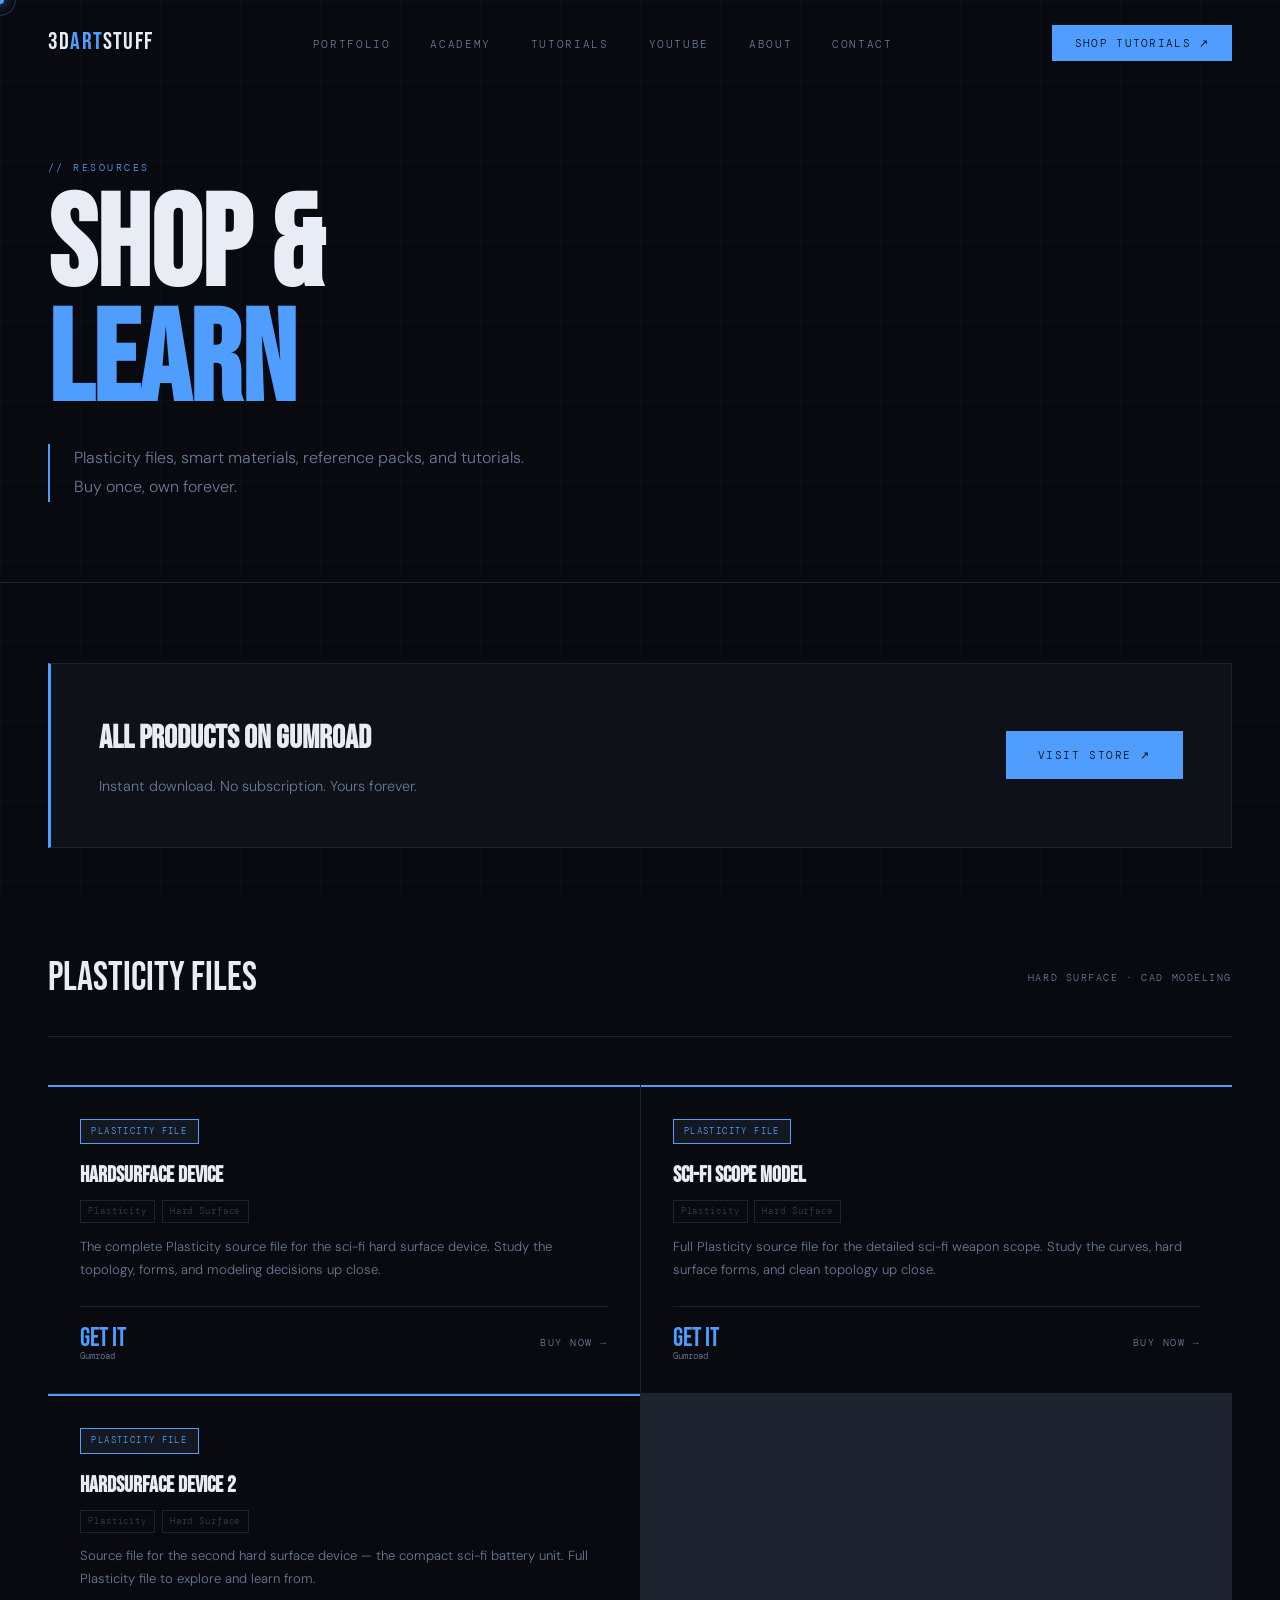
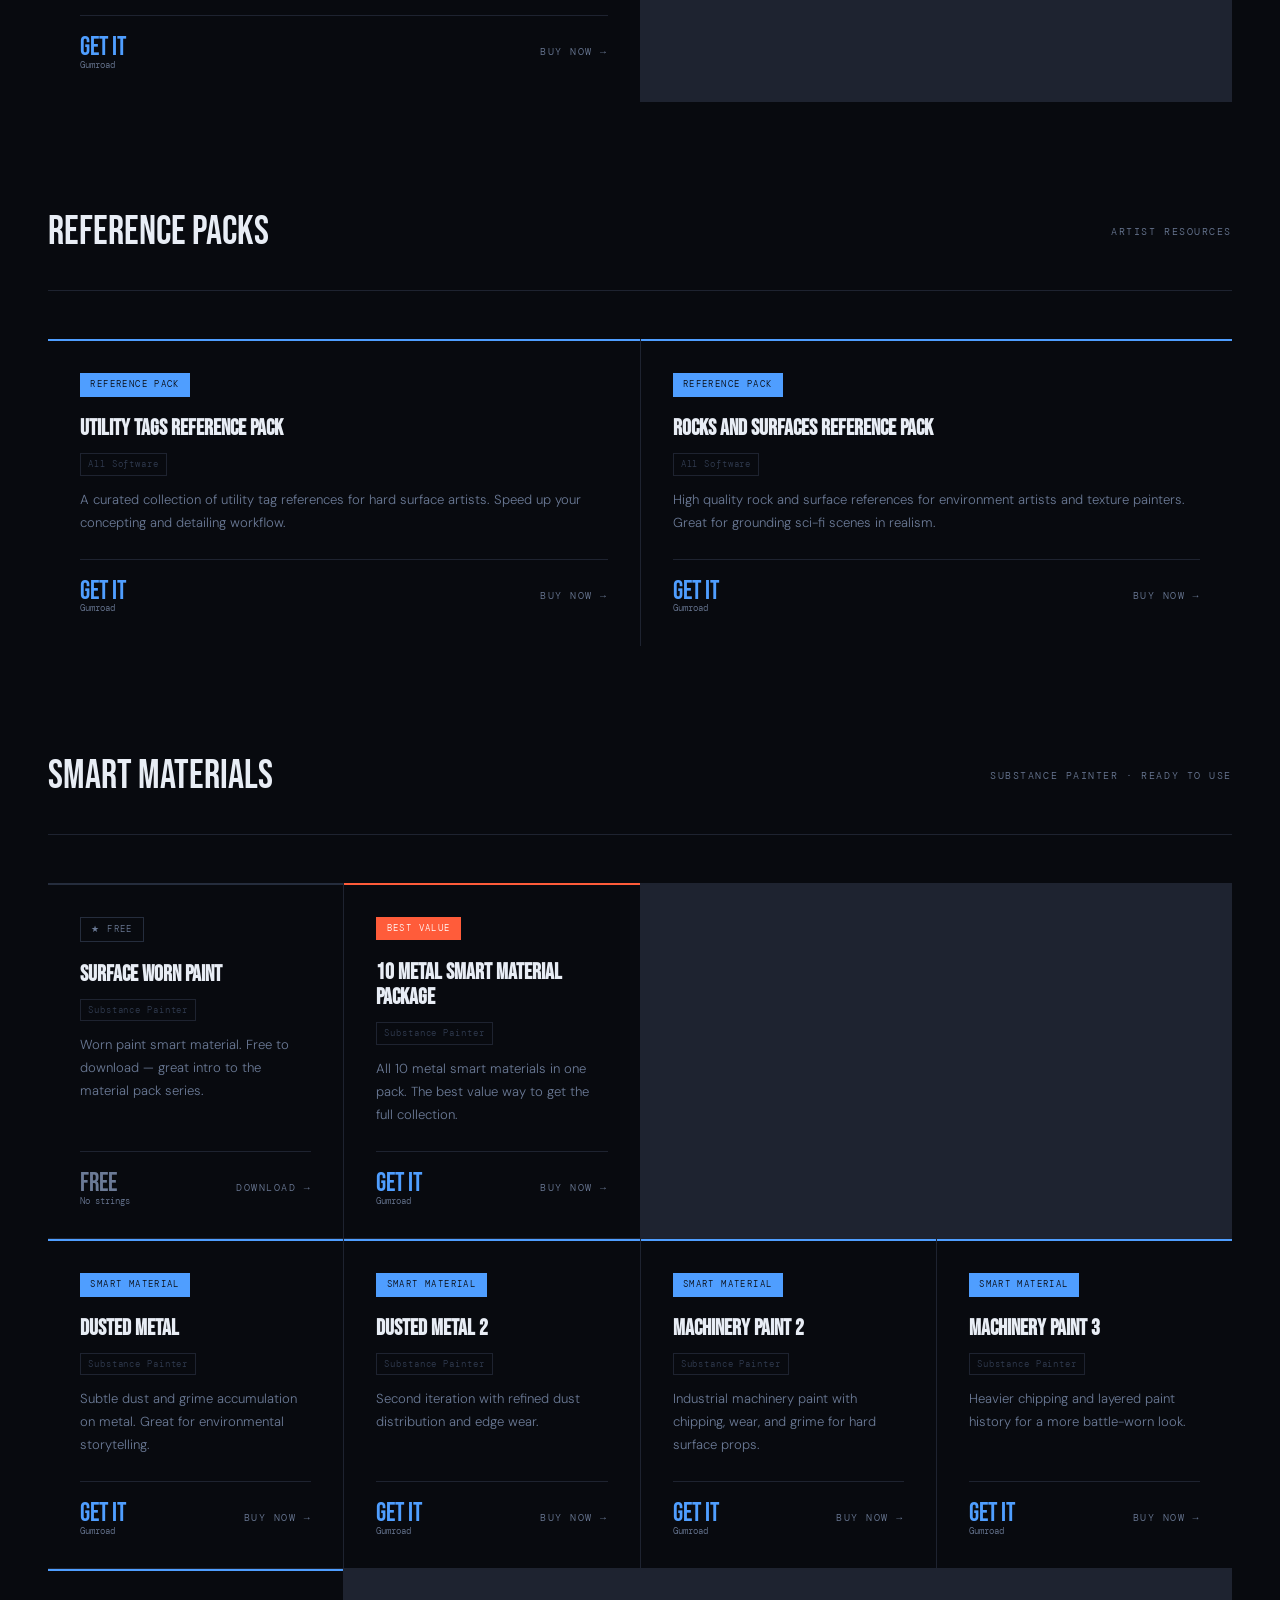
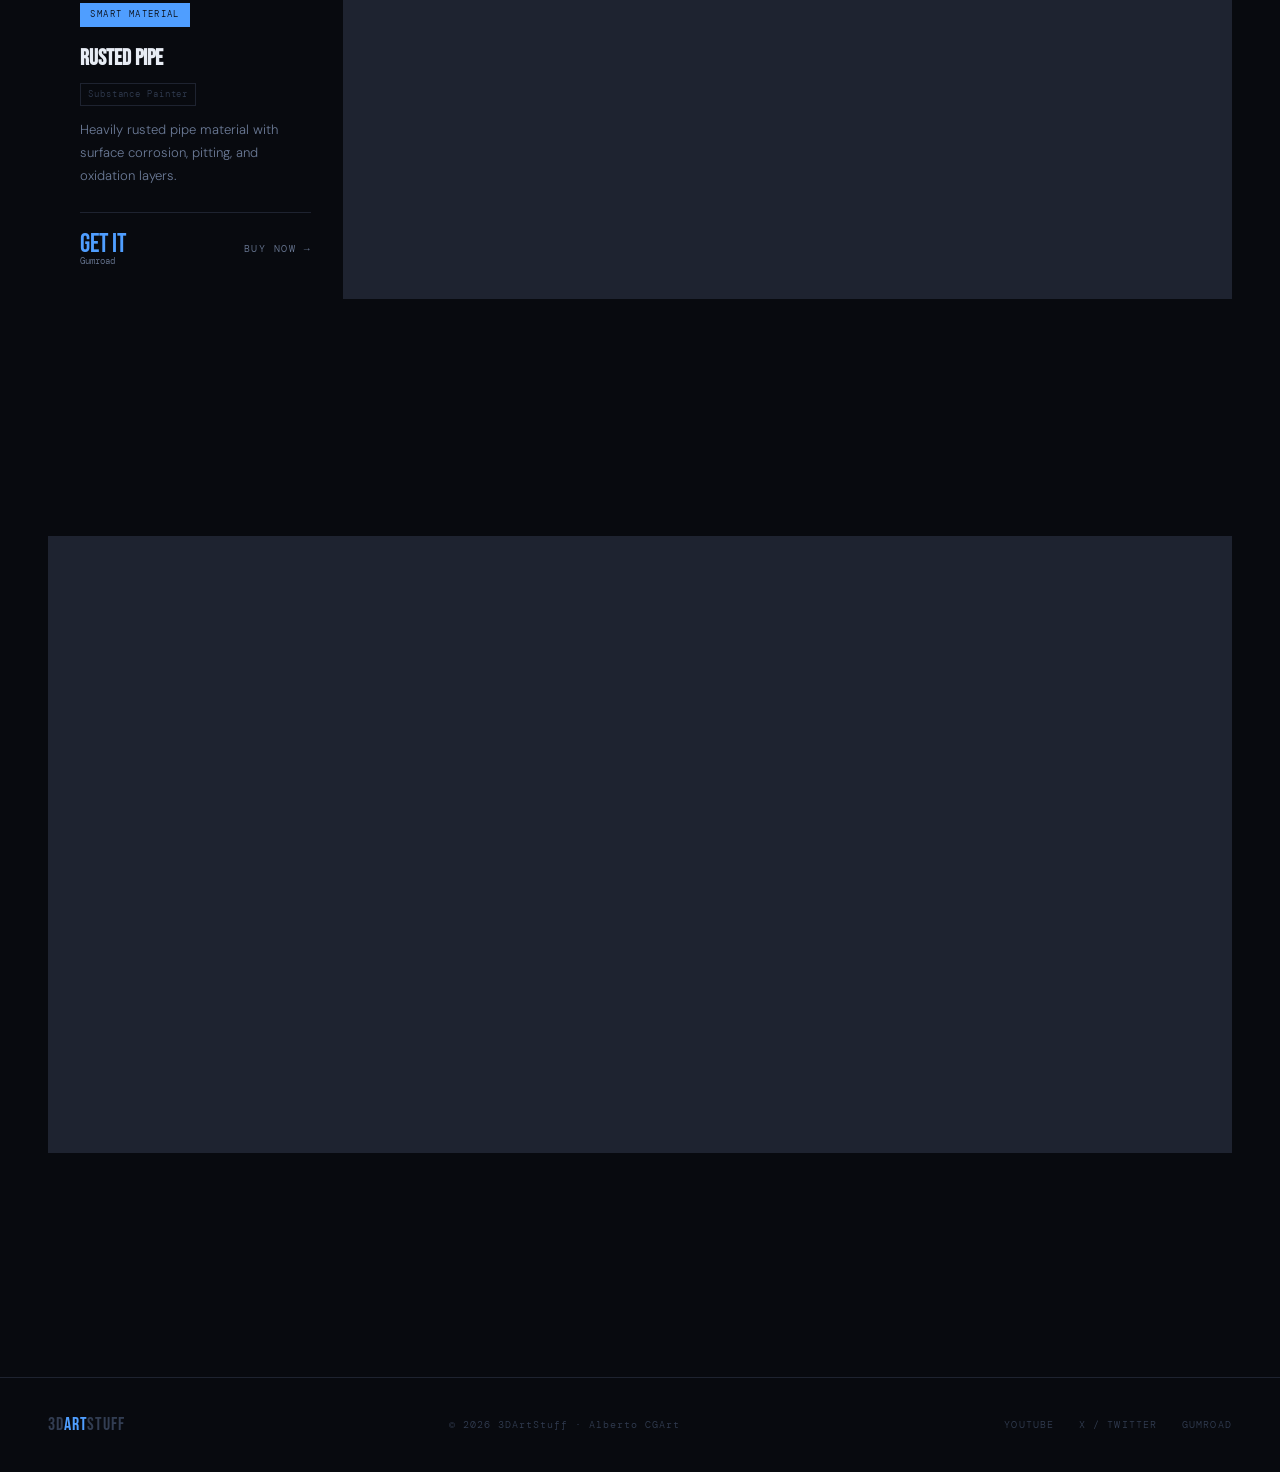
<file: tutorials.html>
<!DOCTYPE html>
<html lang="en">
<head>
  <meta charset="UTF-8" />
  <meta name="viewport" content="width=device-width, initial-scale=1.0"/>
  <title>Tutorials & Resources — 3DArtStuff</title>
  <meta name="description" content="Hard surface 3D tutorials, smart materials, and reference packs by Alberto CGArt. Blender, Plasticity, Substance Painter resources.">
  <link rel="preconnect" href="https://fonts.googleapis.com">
  <link href="https://fonts.googleapis.com/css2?family=Bebas+Neue&family=DM+Mono:wght@300;400;500&family=DM+Sans:ital,wght@0,300;0,400;0,500;1,300&display=swap" rel="stylesheet">
  <link rel="stylesheet" href="shared.css">
  <style>
    .tutorials-page { padding: 5rem 3rem 8rem; position: relative; z-index: 1; }

    .gumroad-banner {
      background: var(--surface); border: 1px solid var(--border);
      border-left: 3px solid var(--accent); padding: 3rem;
      display: flex; align-items: center; justify-content: space-between;
      margin-bottom: 6rem; gap: 2rem;
    }
    .gumroad-banner h3 { font-family: var(--font-display); font-size: 2rem; color: var(--text); margin-bottom: 0.5rem; }
    .gumroad-banner p { font-size: 0.9rem; color: var(--text-muted); }

    .tut-section { margin-bottom: 6rem; }
    .tut-section-header {
      display: flex; align-items: center; justify-content: space-between;
      margin-bottom: 3rem; padding-bottom: 1.5rem;
      border-bottom: 1px solid var(--border);
    }
    .tut-section-title { font-family: var(--font-display); font-size: 2.5rem; color: var(--text); }
    .tut-section-sub { font-family: var(--font-mono); font-size: 0.65rem; letter-spacing: 0.15em; text-transform: uppercase; color: var(--text-muted); }

    .tut-grid { display: grid; grid-template-columns: repeat(3, 1fr); gap: 1px; background: var(--border); }
    .tut-grid-2 { grid-template-columns: repeat(2, 1fr); }
    .tut-grid-4 { grid-template-columns: repeat(4, 1fr); }

    .tut-card {
      background: var(--bg); padding: 2rem;
      position: relative; transition: background 0.2s;
      border-top: 2px solid transparent;
      display: flex; flex-direction: column;
    }
    .tut-card:hover { background: var(--surface); }
    .tut-card.is-paid { border-top-color: var(--accent); }
    .tut-card.is-free { border-top-color: var(--border2); }
    .tut-card.is-bundle { border-top-color: var(--hot); }

    .t-badge {
      display: inline-flex; align-items: center;
      font-family: var(--font-mono); font-size: 0.58rem;
      letter-spacing: 0.15em; text-transform: uppercase;
      padding: 0.25rem 0.65rem; margin-bottom: 1.2rem; width: fit-content;
    }
    .t-badge.paid { background: var(--accent); color: var(--bg); }
    .t-badge.free { border: 1px solid var(--border2); color: var(--text-muted); }
    .t-badge.bundle { background: var(--hot); color: #fff; }
    .t-badge.file { background: var(--surface2); color: var(--accent); border: 1px solid var(--accent); }

    .t-title { font-family: var(--font-display); font-size: 1.4rem; color: var(--text); line-height: 1.15; margin-bottom: 0.7rem; }
    .t-tools { display: flex; gap: 0.4rem; flex-wrap: wrap; margin-bottom: 0.8rem; }
    .t-tool { font-family: var(--font-mono); font-size: 0.55rem; letter-spacing: 0.1em; color: var(--text-dim); border: 1px solid var(--border); padding: 0.18rem 0.45rem; }
    .t-desc { font-size: 0.82rem; color: var(--text-muted); line-height: 1.75; margin-bottom: 1.5rem; flex: 1; }

    .t-footer { display: flex; align-items: center; justify-content: space-between; padding-top: 1.2rem; border-top: 1px solid var(--border); margin-top: auto; }
    .t-price { font-family: var(--font-display); font-size: 1.6rem; color: var(--accent); line-height: 1; }
    .t-price small { font-family: var(--font-mono); font-size: 0.58rem; color: var(--text-muted); display: block; }
    .t-price.is-free-price { color: var(--text-muted); }
    .t-link { font-family: var(--font-mono); font-size: 0.62rem; letter-spacing: 0.15em; text-transform: uppercase; color: var(--text-muted); text-decoration: none; transition: color 0.2s; }
    .t-link:hover { color: var(--accent); }

    .cta-card { background: var(--surface); padding: 3rem 2rem; display: flex; flex-direction: column; align-items: center; justify-content: center; text-align: center; gap: 1.5rem; }
    .cta-card p { font-size: 0.85rem; color: var(--text-muted); line-height: 1.8; max-width: 220px; }

    @media (max-width: 1100px) { .tut-grid-4 { grid-template-columns: repeat(2, 1fr); } }
    @media (max-width: 900px) {
      .tutorials-page { padding: 3rem 1.5rem 5rem; }
      .tut-grid, .tut-grid-2, .tut-grid-4 { grid-template-columns: 1fr; }
      .gumroad-banner { flex-direction: column; }
      .tut-section-header { flex-direction: column; align-items: flex-start; gap: 0.5rem; }
    }
  </style>
</head>
<body>
  <div class="cursor" id="cursor"></div>
  <div class="cursor-ring" id="cursorRing"></div>

  <div class="page-hero">
    <p class="section-tag">Resources</p>
    <h1 class="page-hero-title">Shop &<br><span>Learn</span></h1>
    <p class="page-hero-desc">Plasticity files, smart materials, reference packs, and tutorials. Buy once, own forever.</p>
  </div>

  <div class="tutorials-page">

    <div class="gumroad-banner reveal">
      <div>
        <h3>All Products on Gumroad</h3>
        <p>Instant download. No subscription. Yours forever.</p>
      </div>
      <a href="https://albertocgart.gumroad.com" target="_blank" class="btn-primary">Visit Store ↗</a>
    </div>

    <!-- PLASTICITY FILES -->
    <div class="tut-section">
      <div class="tut-section-header reveal">
        <span class="tut-section-title">Plasticity Files</span>
        <span class="tut-section-sub">Hard Surface · CAD Modeling</span>
      </div>
      <div class="tut-grid tut-grid-2">
        <div class="tut-card is-paid reveal">
          <span class="t-badge file">Plasticity File</span>
          <h3 class="t-title">HardSurface Device</h3>
          <div class="t-tools"><span class="t-tool">Plasticity</span><span class="t-tool">Hard Surface</span></div>
          <p class="t-desc">The complete Plasticity source file for the sci-fi hard surface device. Study the topology, forms, and modeling decisions up close.</p>
          <div class="t-footer">
            <div class="t-price">Get it<small>Gumroad</small></div>
            <a href="https://albertocgart.gumroad.com/l/achsdp1" target="_blank" class="t-link">Buy Now →</a>
          </div>
        </div>
        <div class="tut-card is-paid reveal">
          <span class="t-badge file">Plasticity File</span>
          <h3 class="t-title">Sci-Fi Scope Model</h3>
          <div class="t-tools"><span class="t-tool">Plasticity</span><span class="t-tool">Hard Surface</span></div>
          <p class="t-desc">Full Plasticity source file for the detailed sci-fi weapon scope. Study the curves, hard surface forms, and clean topology up close.</p>
          <div class="t-footer">
            <div class="t-price">Get it<small>Gumroad</small></div>
            <a href="https://albertocgart.gumroad.com/l/rneac" target="_blank" class="t-link">Buy Now →</a>
          </div>
        </div>
        <div class="tut-card is-paid reveal">
          <span class="t-badge file">Plasticity File</span>
          <h3 class="t-title">HardSurface Device 2</h3>
          <div class="t-tools"><span class="t-tool">Plasticity</span><span class="t-tool">Hard Surface</span></div>
          <p class="t-desc">Source file for the second hard surface device — the compact sci-fi battery unit. Full Plasticity file to explore and learn from.</p>
          <div class="t-footer">
            <div class="t-price">Get it<small>Gumroad</small></div>
            <a href="https://albertocgart.gumroad.com/l/achsdp2" target="_blank" class="t-link">Buy Now →</a>
          </div>
        </div>
      </div>
    </div>

    <!-- REFERENCE PACKS -->
    <div class="tut-section">
      <div class="tut-section-header reveal">
        <span class="tut-section-title">Reference Packs</span>
        <span class="tut-section-sub">Artist Resources</span>
      </div>
      <div class="tut-grid tut-grid-2">
        <div class="tut-card is-paid reveal">
          <span class="t-badge paid">Reference Pack</span>
          <h3 class="t-title">Utility Tags Reference Pack</h3>
          <div class="t-tools"><span class="t-tool">All Software</span></div>
          <p class="t-desc">A curated collection of utility tag references for hard surface artists. Speed up your concepting and detailing workflow.</p>
          <div class="t-footer">
            <div class="t-price">Get it<small>Gumroad</small></div>
            <a href="https://albertocgart.gumroad.com/l/qebcT" target="_blank" class="t-link">Buy Now →</a>
          </div>
        </div>
        <div class="tut-card is-paid reveal">
          <span class="t-badge paid">Reference Pack</span>
          <h3 class="t-title">Rocks and Surfaces Reference Pack</h3>
          <div class="t-tools"><span class="t-tool">All Software</span></div>
          <p class="t-desc">High quality rock and surface references for environment artists and texture painters. Great for grounding sci-fi scenes in realism.</p>
          <div class="t-footer">
            <div class="t-price">Get it<small>Gumroad</small></div>
            <a href="https://albertocgart.gumroad.com/l/fXULH" target="_blank" class="t-link">Buy Now →</a>
          </div>
        </div>
      </div>
    </div>

    <!-- SMART MATERIALS -->
    <div class="tut-section">
      <div class="tut-section-header reveal">
        <span class="tut-section-title">Smart Materials</span>
        <span class="tut-section-sub">Substance Painter · Ready to Use</span>
      </div>
      <div class="tut-grid tut-grid-4">
        <div class="tut-card is-free reveal">
          <span class="t-badge free">★ Free</span>
          <h3 class="t-title">Surface Worn Paint</h3>
          <div class="t-tools"><span class="t-tool">Substance Painter</span></div>
          <p class="t-desc">Worn paint smart material. Free to download — great intro to the material pack series.</p>
          <div class="t-footer">
            <div class="t-price is-free-price">Free<small>No strings</small></div>
            <a href="https://albertocgart.gumroad.com/l/MqdZS" target="_blank" class="t-link">Download →</a>
          </div>
        </div>
        <div class="tut-card is-bundle reveal">
          <span class="t-badge bundle">Best Value</span>
          <h3 class="t-title">10 Metal Smart Material Package</h3>
          <div class="t-tools"><span class="t-tool">Substance Painter</span></div>
          <p class="t-desc">All 10 metal smart materials in one pack. The best value way to get the full collection.</p>
          <div class="t-footer">
            <div class="t-price">Get it<small>Gumroad</small></div>
            <a href="https://albertocgart.gumroad.com/l/dXatF" target="_blank" class="t-link">Buy Now →</a>
          </div>
        </div>
        <div class="tut-card is-paid reveal">
          <span class="t-badge paid">Smart Material</span>
          <h3 class="t-title">Damaged Metal 1</h3>
          <div class="t-tools"><span class="t-tool">Substance Painter</span></div>
          <p class="t-desc">Realistic damaged metal with dents, scratches, and chipped edges baked in.</p>
          <div class="t-footer">
            <div class="t-price">Get it<small>Gumroad</small></div>
            <a href="https://albertocgart.gumroad.com/l/ZGrxZ" target="_blank" class="t-link">Buy Now →</a>
          </div>
        </div>
        <div class="tut-card is-paid reveal">
          <span class="t-badge paid">Smart Material</span>
          <h3 class="t-title">Old Iron Rusted</h3>
          <div class="t-tools"><span class="t-tool">Substance Painter</span></div>
          <p class="t-desc">Heavy oxidation and rust. Perfect for aged industrial and sci-fi props.</p>
          <div class="t-footer">
            <div class="t-price">Get it<small>Gumroad</small></div>
            <a href="https://albertocgart.gumroad.com/l/zZkZb" target="_blank" class="t-link">Buy Now →</a>
          </div>
        </div>
        <div class="tut-card is-paid reveal">
          <span class="t-badge paid">Smart Material</span>
          <h3 class="t-title">Dusted Metal</h3>
          <div class="t-tools"><span class="t-tool">Substance Painter</span></div>
          <p class="t-desc">Subtle dust and grime accumulation on metal. Great for environmental storytelling.</p>
          <div class="t-footer">
            <div class="t-price">Get it<small>Gumroad</small></div>
            <a href="https://albertocgart.gumroad.com/l/edSKG" target="_blank" class="t-link">Buy Now →</a>
          </div>
        </div>
        <div class="tut-card is-paid reveal">
          <span class="t-badge paid">Smart Material</span>
          <h3 class="t-title">Dusted Metal 2</h3>
          <div class="t-tools"><span class="t-tool">Substance Painter</span></div>
          <p class="t-desc">Second iteration with refined dust distribution and edge wear.</p>
          <div class="t-footer">
            <div class="t-price">Get it<small>Gumroad</small></div>
            <a href="https://albertocgart.gumroad.com/l/fzldH" target="_blank" class="t-link">Buy Now →</a>
          </div>
        </div>
        <div class="tut-card is-paid reveal">
          <span class="t-badge paid">Smart Material</span>
          <h3 class="t-title">Machinery Paint 2</h3>
          <div class="t-tools"><span class="t-tool">Substance Painter</span></div>
          <p class="t-desc">Industrial machinery paint with chipping, wear, and grime for hard surface props.</p>
          <div class="t-footer">
            <div class="t-price">Get it<small>Gumroad</small></div>
            <a href="https://albertocgart.gumroad.com/l/vwDRk" target="_blank" class="t-link">Buy Now →</a>
          </div>
        </div>
        <div class="tut-card is-paid reveal">
          <span class="t-badge paid">Smart Material</span>
          <h3 class="t-title">Machinery Paint 3</h3>
          <div class="t-tools"><span class="t-tool">Substance Painter</span></div>
          <p class="t-desc">Heavier chipping and layered paint history for a more battle-worn look.</p>
          <div class="t-footer">
            <div class="t-price">Get it<small>Gumroad</small></div>
            <a href="https://albertocgart.gumroad.com/l/zHFXC" target="_blank" class="t-link">Buy Now →</a>
          </div>
        </div>
        <div class="tut-card is-paid reveal">
          <span class="t-badge paid">Smart Material</span>
          <h3 class="t-title">Rusted Pipe</h3>
          <div class="t-tools"><span class="t-tool">Substance Painter</span></div>
          <p class="t-desc">Heavily rusted pipe material with surface corrosion, pitting, and oxidation layers.</p>
          <div class="t-footer">
            <div class="t-price">Get it<small>Gumroad</small></div>
            <a href="https://albertocgart.gumroad.com/l/cfdImL" target="_blank" class="t-link">Buy Now →</a>
          </div>
        </div>
        <div class="cta-card reveal">
          <p class="section-tag">More coming</p>
          <p>New smart materials drop regularly. Follow on X to stay updated.</p>
          <a href="https://x.com/AlbertoCGArt" target="_blank" class="btn-ghost">Follow @AlbertoCGArt</a>
        </div>
      </div>
    </div>

    <!-- FREE YOUTUBE -->
    <div class="tut-section">
      <div class="tut-section-header reveal">
        <span class="tut-section-title">Free on YouTube</span>
        <span class="tut-section-sub">Blender · Plasticity · Real-Time</span>
      </div>
      <div class="tut-grid">
        <div class="tut-card is-free reveal">
          <span class="t-badge free">Free Series</span>
          <h3 class="t-title">The Workshop</h3>
          <div class="t-tools"><span class="t-tool">Blender</span><span class="t-tool">Environment</span></div>
          <p class="t-desc">Full environment modeling in Blender. Real-time, no edits, no timelapse — blockout to finish.</p>
          <div class="t-footer">
            <div class="t-price is-free-price">Free<small>On YouTube</small></div>
            <a href="https://www.youtube.com/@AlbertoCGArt" target="_blank" class="t-link">Watch Now →</a>
          </div>
        </div>
        <div class="tut-card is-free reveal">
          <span class="t-badge free">Free</span>
          <h3 class="t-title">Blending Materials in Blender</h3>
          <div class="t-tools"><span class="t-tool">Blender</span><span class="t-tool">Shader Editor</span></div>
          <p class="t-desc">How to blend materials seamlessly in Blender using the shader editor. Quick and practical.</p>
          <div class="t-footer">
            <div class="t-price is-free-price">Free<small>On YouTube</small></div>
            <a href="https://www.youtube.com/@AlbertoCGArt" target="_blank" class="t-link">Watch Now →</a>
          </div>
        </div>
        <div class="tut-card is-free reveal">
          <span class="t-badge free">Free</span>
          <h3 class="t-title">Vertex Paint in Blender</h3>
          <div class="t-tools"><span class="t-tool">Blender</span><span class="t-tool">Vertex Paint</span></div>
          <p class="t-desc">Blend materials using Vertex Paint — fast, flexible, and every Blender artist should know it.</p>
          <div class="t-footer">
            <div class="t-price is-free-price">Free<small>On YouTube</small></div>
            <a href="https://www.youtube.com/@AlbertoCGArt" target="_blank" class="t-link">Watch Now →</a>
          </div>
        </div>
        <div class="tut-card is-free reveal">
          <span class="t-badge free">Free Series</span>
          <h3 class="t-title">Blender 101</h3>
          <div class="t-tools"><span class="t-tool">Blender</span><span class="t-tool">Beginner</span></div>
          <p class="t-desc">Complete beginner series. Interface, modeling basics, materials, and rendering from scratch.</p>
          <div class="t-footer">
            <div class="t-price is-free-price">Free<small>On YouTube</small></div>
            <a href="https://www.youtube.com/@AlbertoCGArt" target="_blank" class="t-link">Watch Series →</a>
          </div>
        </div>
        <div class="tut-card is-free reveal">
          <span class="t-badge free">Free Series</span>
          <h3 class="t-title">Random Modeling in Plasticity</h3>
          <div class="t-tools"><span class="t-tool">Plasticity</span></div>
          <p class="t-desc">Unscripted real-time Plasticity sessions. Watch real decisions happen — great for building intuition.</p>
          <div class="t-footer">
            <div class="t-price is-free-price">Free<small>On YouTube</small></div>
            <a href="https://www.youtube.com/@AlbertoCGArt" target="_blank" class="t-link">Watch Series →</a>
          </div>
        </div>
        <div class="cta-card reveal">
          <p class="section-tag">Subscribe</p>
          <p>New tutorials every week. Free, always.</p>
          <a href="https://www.youtube.com/@AlbertoCGArt" target="_blank" class="btn-primary">Subscribe ↗</a>
        </div>
      </div>
    </div>

  </div>

  <script src="shared.js"></script>
</body>
</html>
</file>
<file: shared.css>
*, *::before, *::after { box-sizing: border-box; margin: 0; padding: 0; }

:root {
  --bg: #080a0f;
  --surface: #0e1118;
  --surface2: #141820;
  --border: #1e2330;
  --border2: #252d3d;
  --accent: #4f9eff;
  --accent2: #2a7de0;
  --accent-glow: rgba(79,158,255,0.15);
  --hot: #ff5c3a;
  --text: #e8edf5;
  --text-muted: #6b7a96;
  --text-dim: #323d52;
  --font-display: 'Bebas Neue', 'Arial Black', sans-serif;
  --font-mono: 'DM Mono', monospace;
  --font-body: 'DM Sans', sans-serif;
}

html { scroll-behavior: smooth; }

body {
  background: var(--bg);
  color: var(--text);
  font-family: var(--font-body);
  font-weight: 300;
  line-height: 1.7;
  overflow-x: hidden;
  cursor: none;
}

/* Cursor */
.cursor {
  width: 8px; height: 8px;
  background: var(--accent);
  border-radius: 50%;
  position: fixed; pointer-events: none;
  z-index: 9999;
  transform: translate(-50%, -50%);
  box-shadow: 0 0 12px var(--accent);
}
.cursor-ring {
  width: 32px; height: 32px;
  border: 1px solid rgba(79,158,255,0.35);
  border-radius: 50%;
  position: fixed; pointer-events: none;
  z-index: 9998;
  transform: translate(-50%, -50%);
  transition: left 0.1s ease, top 0.1s ease;
}

/* Grid bg */
body::after {
  content: '';
  position: fixed; inset: 0;
  background-image:
    linear-gradient(rgba(79,158,255,0.03) 1px, transparent 1px),
    linear-gradient(90deg, rgba(79,158,255,0.03) 1px, transparent 1px);
  background-size: 80px 80px;
  pointer-events: none; z-index: 0;
}

/* NAV */
nav {
  position: fixed; top: 0; left: 0; right: 0; z-index: 100;
  display: flex; align-items: center; justify-content: space-between;
  padding: 1.4rem 3rem;
  transition: background 0.3s, border-color 0.3s;
  border-bottom: 1px solid transparent;
}
nav.scrolled {
  background: rgba(8,10,15,0.9);
  backdrop-filter: blur(20px);
  border-color: var(--border);
}
.nav-logo {
  font-family: var(--font-display);
  font-size: 1.5rem;
  letter-spacing: 0.05em;
  color: var(--text);
  text-decoration: none;
}
.nav-logo span { color: var(--accent); }
.nav-links { display: flex; gap: 2.5rem; list-style: none; }
.nav-links a {
  font-family: var(--font-mono);
  font-size: 0.68rem;
  letter-spacing: 0.15em;
  text-transform: uppercase;
  color: var(--text-muted);
  text-decoration: none;
  transition: color 0.2s;
}
.nav-links a:hover { color: var(--accent); }
.nav-cta {
  font-family: var(--font-mono);
  font-size: 0.68rem;
  letter-spacing: 0.12em;
  text-transform: uppercase;
  color: var(--bg);
  background: var(--accent);
  padding: 0.55rem 1.4rem;
  text-decoration: none;
  transition: background 0.2s, box-shadow 0.2s;
}
.nav-cta:hover { background: var(--accent2); box-shadow: 0 0 20px var(--accent-glow); }

/* FOOTER */
footer {
  padding: 2rem 3rem;
  display: flex;
  align-items: center;
  justify-content: space-between;
  border-top: 1px solid var(--border);
  position: relative; z-index: 1;
}
.footer-brand {
  font-family: var(--font-display);
  font-size: 1.1rem;
  color: var(--text-dim);
  letter-spacing: 0.05em;
}
.footer-brand span { color: var(--accent); }
.footer-copy {
  font-family: var(--font-mono);
  font-size: 0.62rem;
  letter-spacing: 0.1em;
  color: var(--text-dim);
}
.footer-socials { display: flex; gap: 1.5rem; }
.footer-social {
  font-family: var(--font-mono);
  font-size: 0.62rem;
  letter-spacing: 0.12em;
  text-transform: uppercase;
  color: var(--text-dim);
  text-decoration: none;
  transition: color 0.2s;
}
.footer-social:hover { color: var(--accent); }

/* SHARED BUTTONS */
.btn-primary {
  display: inline-block;
  font-family: var(--font-mono);
  font-size: 0.7rem;
  letter-spacing: 0.14em;
  text-transform: uppercase;
  color: var(--bg);
  background: var(--accent);
  padding: 0.9rem 2rem;
  text-decoration: none;
  transition: background 0.2s, box-shadow 0.2s;
  cursor: none;
}
.btn-primary:hover { background: var(--accent2); box-shadow: 0 0 24px var(--accent-glow); }
.btn-ghost {
  display: inline-block;
  font-family: var(--font-mono);
  font-size: 0.7rem;
  letter-spacing: 0.14em;
  text-transform: uppercase;
  color: var(--text-muted);
  border: 1px solid var(--border2);
  padding: 0.9rem 2rem;
  text-decoration: none;
  transition: border-color 0.2s, color 0.2s;
  cursor: none;
}
.btn-ghost:hover { border-color: var(--accent); color: var(--accent); }

/* SHARED SECTION LABELS */
.section-tag {
  font-family: var(--font-mono);
  font-size: 0.62rem;
  letter-spacing: 0.25em;
  text-transform: uppercase;
  color: var(--accent);
  margin-bottom: 0.8rem;
}
.section-tag::before { content: '// '; }
.section-heading {
  font-family: var(--font-display);
  font-size: clamp(3rem, 6vw, 6rem);
  line-height: 0.9;
  color: var(--text);
  margin-bottom: 1rem;
}

/* PAGE HERO (inner pages) */
.page-hero {
  padding: 10rem 3rem 5rem;
  border-bottom: 1px solid var(--border);
  position: relative; z-index: 1;
}
.page-hero-title {
  font-family: var(--font-display);
  font-size: clamp(4rem, 10vw, 10rem);
  line-height: 0.9;
  color: var(--text);
  margin-bottom: 1.5rem;
}
.page-hero-title span { color: var(--accent); }
.page-hero-desc {
  font-size: 1rem;
  color: var(--text-muted);
  max-width: 500px;
  line-height: 1.8;
  border-left: 2px solid var(--accent);
  padding-left: 1.5rem;
}

/* REVEAL */
.reveal {
  opacity: 0; transform: translateY(24px);
  transition: opacity 0.65s ease, transform 0.65s ease;
}
.reveal.visible { opacity: 1; transform: none; }

/* RESPONSIVE */
@media (max-width: 900px) {
  nav { padding: 1.2rem 1.5rem; }
  .nav-links { display: none; }
  footer { padding: 1.5rem; flex-direction: column; gap: 1rem; text-align: center; }
  .page-hero { padding: 8rem 1.5rem 3rem; }
}
</file>
